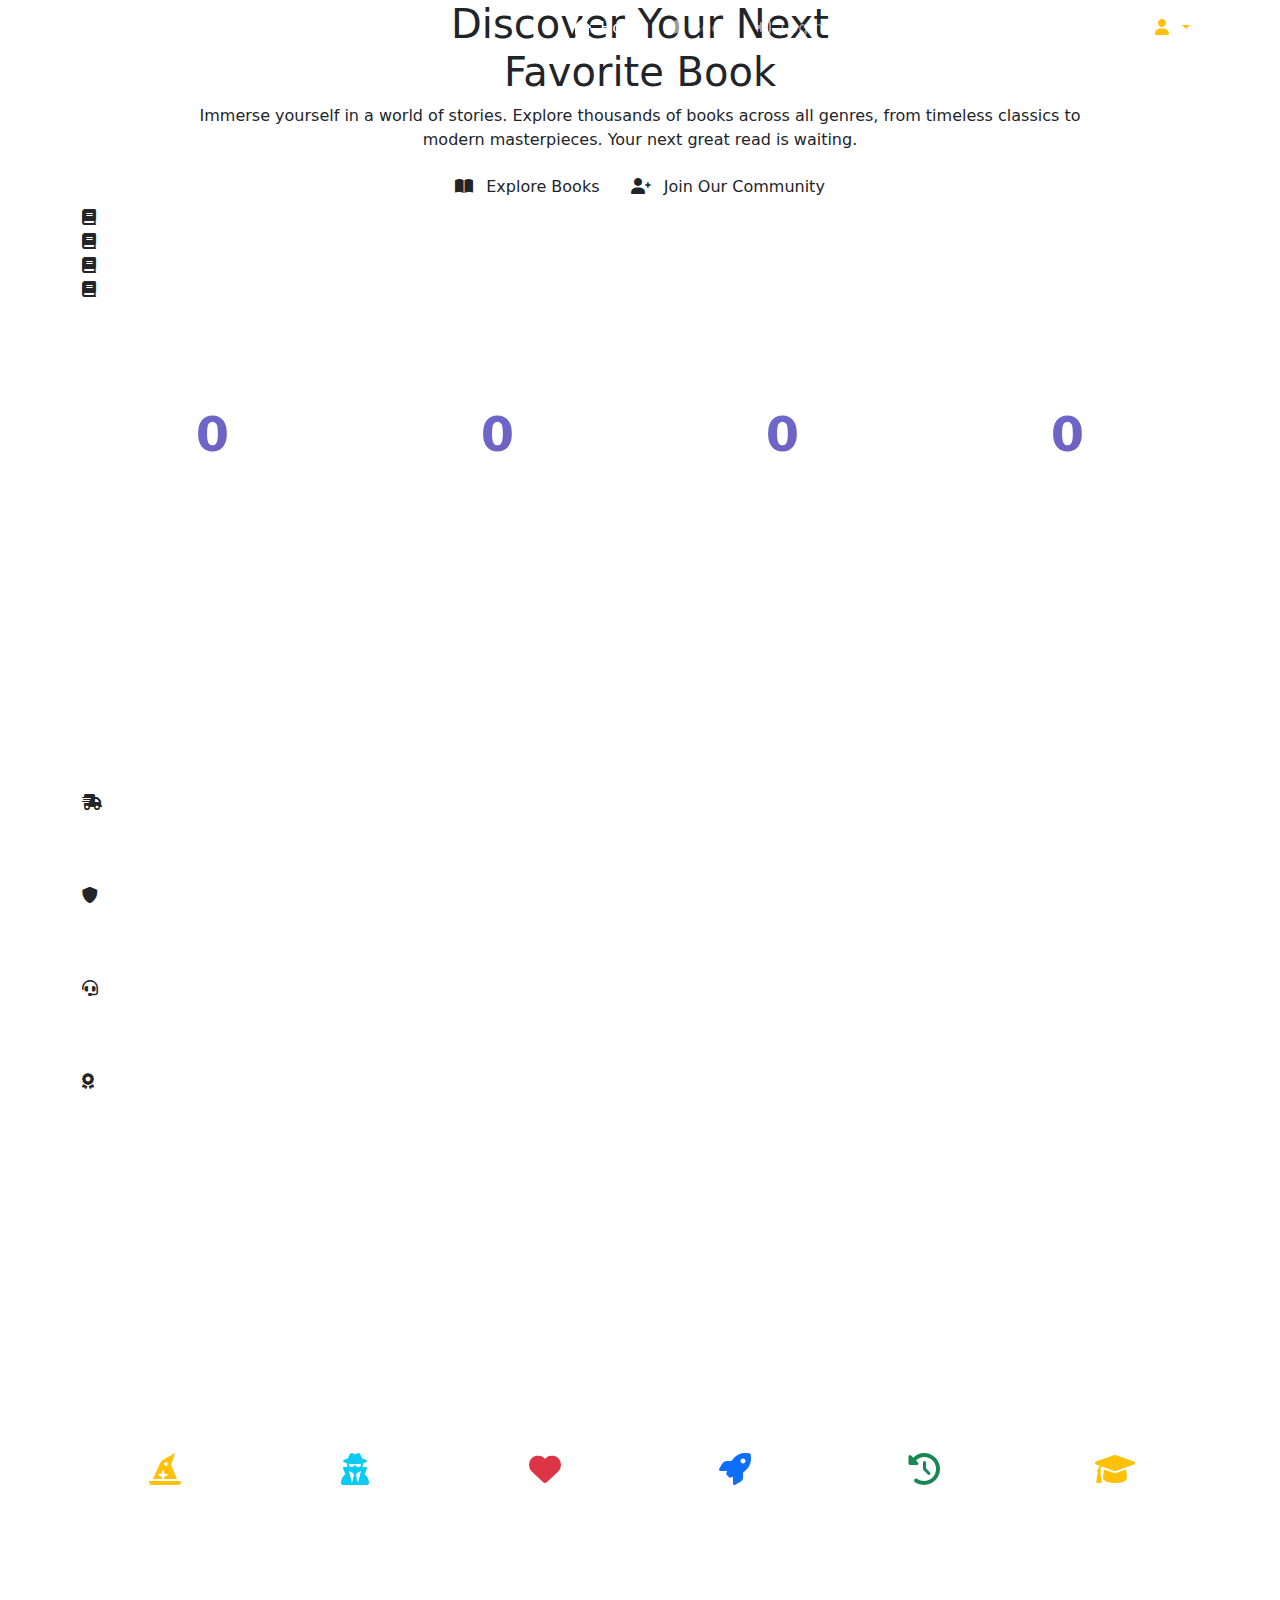
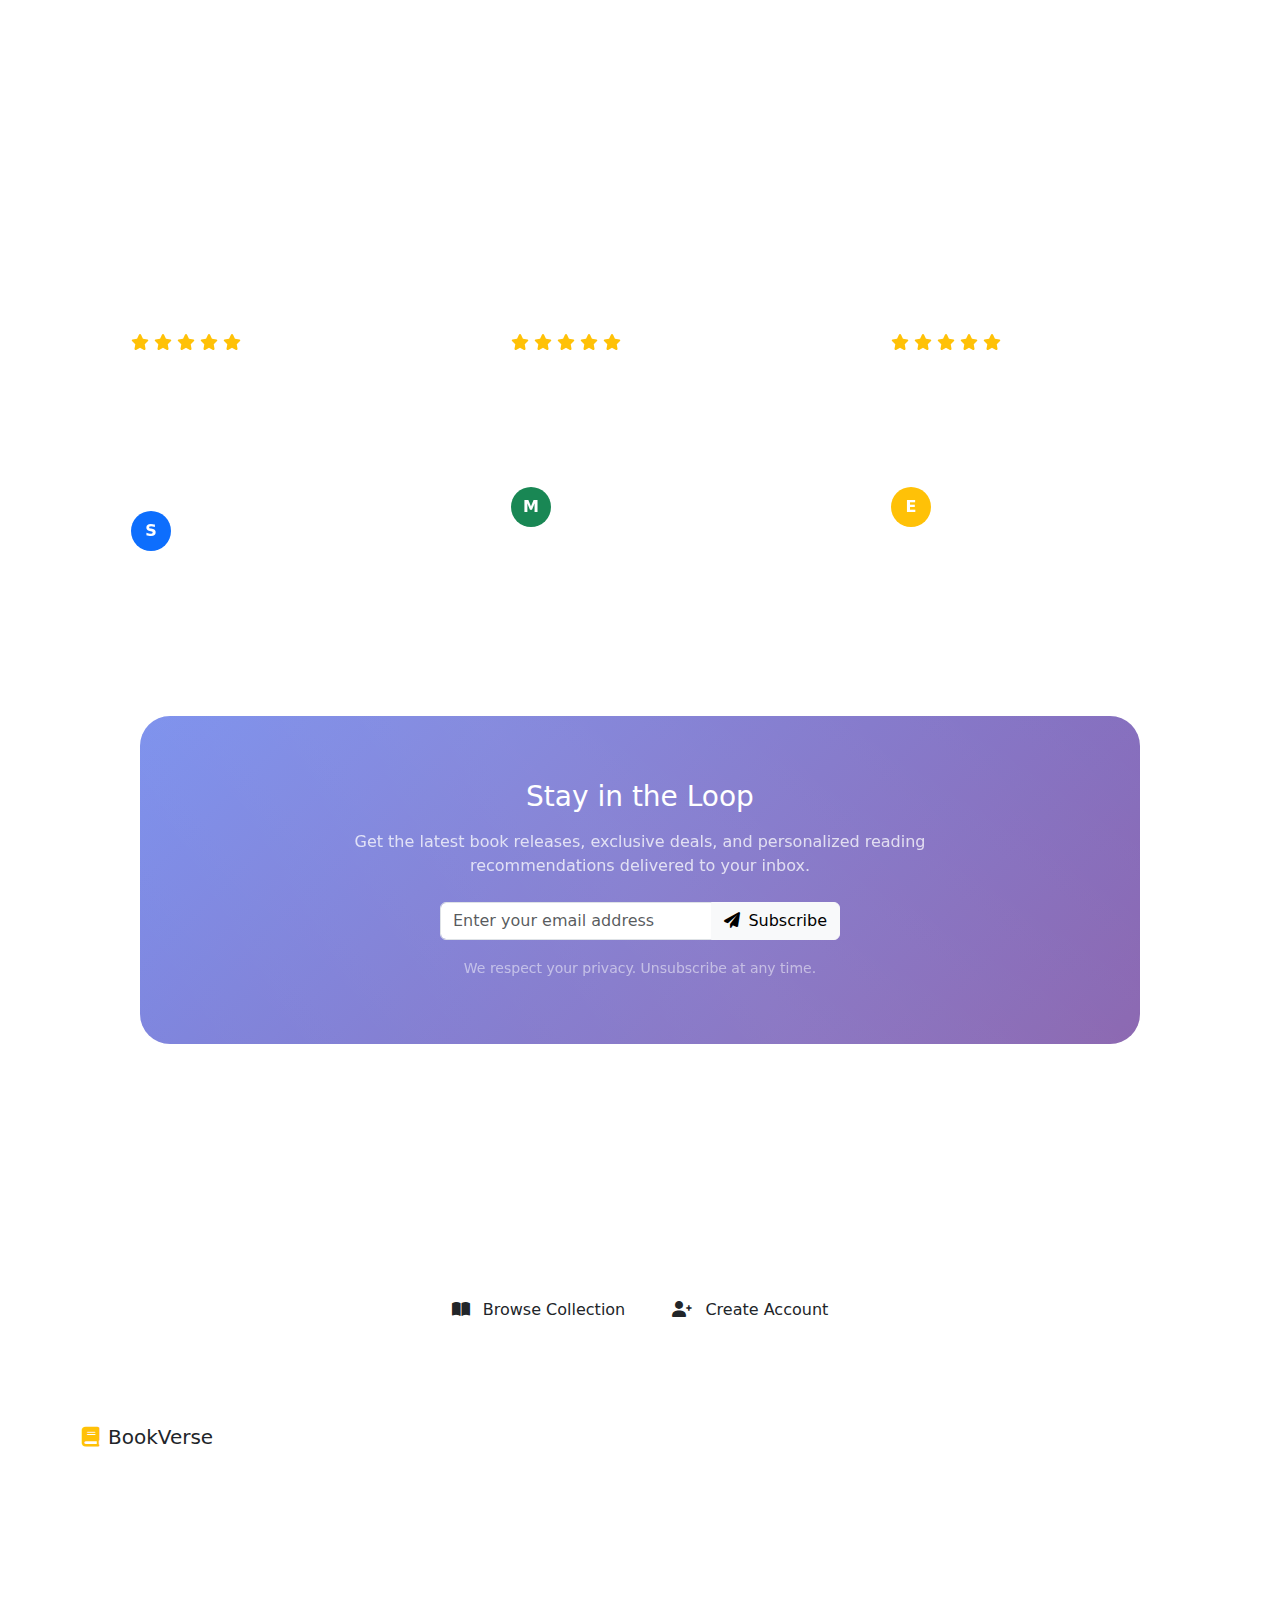
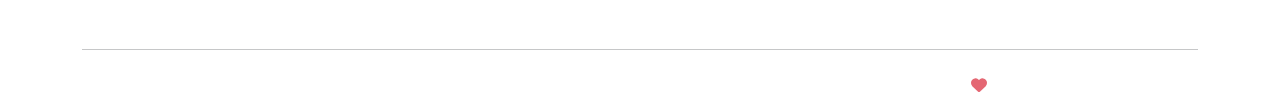
<file: target/classes/templates/index.html>
<!DOCTYPE html>
<html xmlns:th="http://www.thymeleaf.org"
      xmlns:sec="http://www.thymeleaf.org/thymeleaf-extras-springsecurity6">
<head>
    <meta charset="UTF-8">
    <meta name="viewport" content="width=device-width, initial-scale=1.0">
    <title>Online Book Store - Discover Your Next Favorite Book</title>
    <link href="https://cdn.jsdelivr.net/npm/bootstrap@5.1.3/dist/css/bootstrap.min.css" rel="stylesheet">
    <link href="https://cdnjs.cloudflare.com/ajax/libs/font-awesome/6.0.0/css/all.min.css" rel="stylesheet">
    <link href="https://fonts.googleapis.com/css2?family=Inter:wght@300;400;500;600;700;800&display=swap" rel="stylesheet">
    <link th:href="@{/css/style.css}" rel="stylesheet">
    <style>
        .stats-counter {
            font-size: 3rem;
            font-weight: 800;
            background: linear-gradient(135deg, #667eea 0%, #764ba2 100%);
            -webkit-background-clip: text;
            -webkit-text-fill-color: transparent;
            background-clip: text;
        }
        .testimonial-card {
            background: rgba(255, 255, 255, 0.1);
            backdrop-filter: blur(20px);
            border: 1px solid rgba(255, 255, 255, 0.2);
            border-radius: 20px;
            padding: 2rem;
            margin: 1rem;
            transition: all 0.4s cubic-bezier(0.25, 0.46, 0.45, 0.94);
        }
        .testimonial-card:hover {
            transform: translateY(-10px) scale(1.02);
            background: rgba(255, 255, 255, 0.15);
        }
        .category-card {
            background: rgba(255, 255, 255, 0.1);
            backdrop-filter: blur(10px);
            border: 1px solid rgba(255, 255, 255, 0.2);
            border-radius: 15px;
            padding: 2rem 1rem;
            text-align: center;
            transition: all 0.4s cubic-bezier(0.25, 0.46, 0.45, 0.94);
            cursor: pointer;
        }
        .category-card:hover {
            transform: translateY(-8px) scale(1.05);
            background: rgba(255, 255, 255, 0.2);
        }
        .newsletter-section {
            background: linear-gradient(135deg, rgba(102, 126, 234, 0.9) 0%, rgba(118, 75, 162, 0.9) 100%);
            border-radius: 30px;
            padding: 4rem 2rem;
            margin: 4rem auto;
            max-width: 1000px;
            position: relative;
            overflow: hidden;
        }
        .newsletter-section::before {
            content: '';
            position: absolute;
            top: -50%;
            left: -50%;
            width: 200%;
            height: 200%;
            background: linear-gradient(45deg, transparent, rgba(255,255,255,0.1), transparent);
            animation: shine 6s ease-in-out infinite;
        }
    </style>
</head>
<body class="home-page">
    <!-- Enhanced Navigation -->
    <nav class="navbar navbar-expand-lg navbar-dark fixed-top">
        <div class="container">
            <a class="navbar-brand" th:href="@{/}">
                <i class="fas fa-book me-2"></i>BookVerse
            </a>
            
            <button class="navbar-toggler" type="button" data-bs-toggle="collapse" data-bs-target="#navbarNav">
                <span class="navbar-toggler-icon"></span>
            </button>
            
            <div class="collapse navbar-collapse" id="navbarNav">
                <ul class="navbar-nav ms-auto">
                    <li class="nav-item">
                        <a class="nav-link active" th:href="@{/}">
                            <i class="fas fa-home me-1"></i> Home
                        </a>
                    </li>
                    <li class="nav-item">
                        <a class="nav-link" th:href="@{/books}">
                            <i class="fas fa-book-open me-1"></i> Books
                        </a>
                    </li>
                    
                    <div sec:authorize="!isAuthenticated()" class="d-flex">
                        <li class="nav-item">
                            <a class="nav-link" th:href="@{/login}">
                                <i class="fas fa-sign-in-alt me-1"></i> Login
                            </a>
                        </li>
                        <li class="nav-item">
                            <a class="nav-link" th:href="@{/register}">
                                <i class="fas fa-user-plus me-1"></i> Register
                            </a>
                        </li>
                    </div>
                    
                    <div sec:authorize="isAuthenticated()" class="d-flex">
                        <li class="nav-item">
                            <a class="nav-link" th:href="@{/user/dashboard}">
                                <i class="fas fa-tachometer-alt me-1"></i> Dashboard
                            </a>
                        </li>
                        <li class="nav-item">
                            <a class="nav-link" th:href="@{/cart}">
                                <i class="fas fa-shopping-cart me-1"></i> Cart
                            </a>
                        </li>
                        <li class="nav-item dropdown">
                            <a class="nav-link dropdown-toggle text-warning" href="#" id="navbarDropdown" role="button" data-bs-toggle="dropdown">
                                <i class="fas fa-user me-1"></i> 
                                <span sec:authentication="name"></span>
                            </a>
                            <ul class="dropdown-menu">
                                <li><a class="dropdown-item" th:href="@{/user/profile}">
                                    <i class="fas fa-user-cog me-2"></i> My Profile
                                </a></li>
                                <li><hr class="dropdown-divider"></li>
                                <li><a class="dropdown-item" th:href="@{/logout}">
                                    <i class="fas fa-sign-out-alt me-2"></i> Logout
                                </a></li>
                            </ul>
                        </li>
                    </div>
                </ul>
            </div>
        </div>
    </nav>

    <!-- Enhanced Hero Section -->
    <section class="hero-section">
        <div class="container">
            <div class="row justify-content-center">
                <div class="col-lg-10 text-center">
                    <div class="hero-content">
                        <h1 class="hero-title fade-in">
                            Discover Your Next<br>Favorite Book
                        </h1>
                        <p class="hero-subtitle fade-in">
                            Immerse yourself in a world of stories. Explore thousands of books across all genres, 
                            from timeless classics to modern masterpieces. Your next great read is waiting.
                        </p>
                        
                        <div class="hero-buttons fade-in">
                            <a th:href="@{/books}" class="btn btn-hero btn-hero-primary">
                                <i class="fas fa-book-open me-2"></i> Explore Books
                            </a>
                            <a th:href="@{/register}" class="btn btn-hero btn-hero-outline" sec:authorize="!isAuthenticated()">
                                <i class="fas fa-user-plus me-2"></i> Join Our Community
                            </a>
                        </div>
                    </div>
                </div>
            </div>
            
            <!-- Floating Books Animation -->
            <div class="floating-books">
                <div class="book book-1">
                    <i class="fas fa-book"></i>
                </div>
                <div class="book book-2">
                    <i class="fas fa-book"></i>
                </div>
                <div class="book book-3">
                    <i class="fas fa-book"></i>
                </div>
                <div class="book book-4">
                    <i class="fas fa-book"></i>
                </div>
            </div>
        </div>
    </section>

    <!-- Stats Section -->
    <section class="container my-5 py-5">
        <div class="row text-center fade-in">
            <div class="col-md-3 col-6 mb-4">
                <div class="stats-counter" data-count="10000">0</div>
                <p class="text-white">Books Available</p>
            </div>
            <div class="col-md-3 col-6 mb-4">
                <div class="stats-counter" data-count="5000">0</div>
                <p class="text-white">Happy Readers</p>
            </div>
            <div class="col-md-3 col-6 mb-4">
                <div class="stats-counter" data-count="100">0</div>
                <p class="text-white">Categories</p>
            </div>
            <div class="col-md-3 col-6 mb-4">
                <div class="stats-counter" data-count="24">0</div>
                <p class="text-white">Hours Support</p>
            </div>
        </div>
    </section>

    <!-- Features Section -->
    <section class="container">
        <div class="features-section fade-in">
            <div class="text-center mb-5">
                <h2 class="display-4 fw-bold text-white mb-3">Why Choose BookVerse?</h2>
                <p class="lead text-white opacity-75">Experience reading like never before with our premium features</p>
            </div>
            
            <div class="feature-grid">
                <div class="feature-card fade-in">
                    <div class="feature-icon">
                        <i class="fas fa-shipping-fast"></i>
                    </div>
                    <h4 class="text-white mb-3">Free Shipping</h4>
                    <p class="text-white opacity-75 mb-0">Free delivery worldwide on all orders over $25. Fast and reliable shipping to your doorstep.</p>
                </div>
                
                <div class="feature-card fade-in">
                    <div class="feature-icon">
                        <i class="fas fa-shield-alt"></i>
                    </div>
                    <h4 class="text-white mb-3">Secure Payment</h4>
                    <p class="text-white opacity-75 mb-0">Your payment information is safe with us. We use industry-standard encryption technology.</p>
                </div>
                
                <div class="feature-card fade-in">
                    <div class="feature-icon">
                        <i class="fas fa-headset"></i>
                    </div>
                    <h4 class="text-white mb-3">24/7 Support</h4>
                    <p class="text-white opacity-75 mb-0">Round-the-clock customer support. Our dedicated team is always here to help you.</p>
                </div>
                
                <div class="feature-card fade-in">
                    <div class="feature-icon">
                        <i class="fas fa-award"></i>
                    </div>
                    <h4 class="text-white mb-3">Quality Guarantee</h4>
                    <p class="text-white opacity-75 mb-0">All books are carefully selected and guaranteed to be in perfect condition upon delivery.</p>
                </div>
            </div>
        </div>
    </section>

    <!-- Categories Section -->
    <section class="container my-5 py-5">
        <div class="text-center mb-5 fade-in">
            <h2 class="display-4 fw-bold text-white mb-3">Explore by Category</h2>
            <p class="lead text-white opacity-75">Discover books that match your interests and preferences</p>
        </div>
        
        <div class="row justify-content-center">
            <div class="col-lg-2 col-md-4 col-6 mb-4">
                <div class="category-card">
                    <i class="fas fa-hat-wizard fa-2x text-warning mb-3"></i>
                    <h6 class="text-white mb-0">Fantasy</h6>
                </div>
            </div>
            <div class="col-lg-2 col-md-4 col-6 mb-4">
                <div class="category-card">
                    <i class="fas fa-user-secret fa-2x text-info mb-3"></i>
                    <h6 class="text-white mb-0">Mystery</h6>
                </div>
            </div>
            <div class="col-lg-2 col-md-4 col-6 mb-4">
                <div class="category-card">
                    <i class="fas fa-heart fa-2x text-danger mb-3"></i>
                    <h6 class="text-white mb-0">Romance</h6>
                </div>
            </div>
            <div class="col-lg-2 col-md-4 col-6 mb-4">
                <div class="category-card">
                    <i class="fas fa-rocket fa-2x text-primary mb-3"></i>
                    <h6 class="text-white mb-0">Sci-Fi</h6>
                </div>
            </div>
            <div class="col-lg-2 col-md-4 col-6 mb-4">
                <div class="category-card">
                    <i class="fas fa-history fa-2x text-success mb-3"></i>
                    <h6 class="text-white mb-0">History</h6>
                </div>
            </div>
            <div class="col-lg-2 col-md-4 col-6 mb-4">
                <div class="category-card">
                    <i class="fas fa-graduation-cap fa-2x text-warning mb-3"></i>
                    <h6 class="text-white mb-0">Education</h6>
                </div>
            </div>
        </div>
    </section>

    <!-- Testimonials Section -->
    <section class="container my-5 py-5">
        <div class="text-center mb-5 fade-in">
            <h2 class="display-4 fw-bold text-white mb-3">What Readers Say</h2>
            <p class="lead text-white opacity-75">Join thousands of satisfied book lovers in our community</p>
        </div>
        
        <div class="row justify-content-center">
            <div class="col-lg-4 col-md-6">
                <div class="testimonial-card fade-in">
                    <div class="text-warning mb-3">
                        <i class="fas fa-star"></i>
                        <i class="fas fa-star"></i>
                        <i class="fas fa-star"></i>
                        <i class="fas fa-star"></i>
                        <i class="fas fa-star"></i>
                    </div>
                    <p class="text-white mb-3">"BookVerse has completely transformed my reading experience. The collection is incredible and the delivery is always prompt!"</p>
                    <div class="d-flex align-items-center">
                        <div class="bg-primary rounded-circle d-flex align-items-center justify-content-center me-3" style="width: 40px; height: 40px;">
                            <span class="text-white fw-bold">S</span>
                        </div>
                        <div>
                            <strong class="text-white">Sarah Johnson</strong>
                            <p class="text-white opacity-75 mb-0">Book Blogger</p>
                        </div>
                    </div>
                </div>
            </div>
            <div class="col-lg-4 col-md-6">
                <div class="testimonial-card fade-in">
                    <div class="text-warning mb-3">
                        <i class="fas fa-star"></i>
                        <i class="fas fa-star"></i>
                        <i class="fas fa-star"></i>
                        <i class="fas fa-star"></i>
                        <i class="fas fa-star"></i>
                    </div>
                    <p class="text-white mb-3">"Excellent customer service and the book recommendations are always spot on! Found my new favorite authors here."</p>
                    <div class="d-flex align-items-center">
                        <div class="bg-success rounded-circle d-flex align-items-center justify-content-center me-3" style="width: 40px; height: 40px;">
                            <span class="text-white fw-bold">M</span>
                        </div>
                        <div>
                            <strong class="text-white">Mike Chen</strong>
                            <p class="text-white opacity-75 mb-0">Literature Professor</p>
                        </div>
                    </div>
                </div>
            </div>
            <div class="col-lg-4 col-md-6">
                <div class="testimonial-card fade-in">
                    <div class="text-warning mb-3">
                        <i class="fas fa-star"></i>
                        <i class="fas fa-star"></i>
                        <i class="fas fa-star"></i>
                        <i class="fas fa-star"></i>
                        <i class="fas fa-star"></i>
                    </div>
                    <p class="text-white mb-3">"I found rare books here that I couldn't find anywhere else. The quality is exceptional and the prices are reasonable."</p>
                    <div class="d-flex align-items-center">
                        <div class="bg-warning rounded-circle d-flex align-items-center justify-content-center me-3" style="width: 40px; height: 40px;">
                            <span class="text-white fw-bold">E</span>
                        </div>
                        <div>
                            <strong class="text-white">Emma Davis</strong>
                            <p class="text-white opacity-75 mb-0">Avid Reader</p>
                        </div>
                    </div>
                </div>
            </div>
        </div>
    </section>

    <!-- Newsletter Section -->
    <section class="container">
        <div class="newsletter-section fade-in">
            <div class="row justify-content-center text-center">
                <div class="col-lg-8">
                    <h3 class="text-white mb-3">Stay in the Loop</h3>
                    <p class="text-white opacity-75 mb-4">Get the latest book releases, exclusive deals, and personalized reading recommendations delivered to your inbox.</p>
                    
                    <div class="input-group mb-3" style="max-width: 400px; margin: 0 auto;">
                        <input type="email" class="form-control" placeholder="Enter your email address" aria-label="Email">
                        <button class="btn btn-light" type="button">
                            <i class="fas fa-paper-plane me-2"></i>Subscribe
                        </button>
                    </div>
                    <small class="text-white opacity-50">We respect your privacy. Unsubscribe at any time.</small>
                </div>
            </div>
        </div>
    </section>

    <!-- Final CTA Section -->
    <section class="container my-5 py-5 text-center">
        <div class="fade-in">
            <h2 class="display-5 fw-bold text-white mb-4">Ready to Start Your Reading Journey?</h2>
            <p class="lead text-white opacity-75 mb-4">Join thousands of readers who have discovered their next favorite book with us</p>
            <div class="hero-buttons">
                <a th:href="@{/books}" class="btn btn-hero btn-hero-primary me-3">
                    <i class="fas fa-book-open me-2"></i> Browse Collection
                </a>
                <a th:href="@{/register}" class="btn btn-hero btn-hero-outline" sec:authorize="!isAuthenticated()">
                    <i class="fas fa-user-plus me-2"></i> Create Account
                </a>
            </div>
        </div>
    </section>

    <!-- Enhanced Footer -->
    <footer>
        <div class="container">
            <div class="row">
                <div class="col-lg-4 mb-4">
                    <h5 class="mb-3">
                        <i class="fas fa-book me-2 text-warning"></i>BookVerse
                    </h5>
                    <p class="text-white opacity-75">Your trusted partner in discovering amazing books and building your personal library. We're passionate about connecting readers with stories that inspire.</p>
                    <div class="d-flex gap-3">
                        <a href="#" class="text-white opacity-75"><i class="fab fa-facebook fa-lg"></i></a>
                        <a href="#" class="text-white opacity-75"><i class="fab fa-twitter fa-lg"></i></a>
                        <a href="#" class="text-white opacity-75"><i class="fab fa-instagram fa-lg"></i></a>
                        <a href="#" class="text-white opacity-75"><i class="fab fa-linkedin fa-lg"></i></a>
                    </div>
                </div>
                <div class="col-lg-2 col-6 mb-4">
                    <h6 class="text-white mb-3">Quick Links</h6>
                    <ul class="list-unstyled">
                        <li><a th:href="@{/}" class="text-white opacity-75 text-decoration-none">Home</a></li>
                        <li><a th:href="@{/books}" class="text-white opacity-75 text-decoration-none">Books</a></li>
                        <li><a th:href="@{/register}" class="text-white opacity-75 text-decoration-none">Register</a></li>
                        <li><a th:href="@{/login}" class="text-white opacity-75 text-decoration-none">Login</a></li>
                    </ul>
                </div>
                <div class="col-lg-2 col-6 mb-4">
                    <h6 class="text-white mb-3">Support</h6>
                    <ul class="list-unstyled">
                        <li><a href="#" class="text-white opacity-75 text-decoration-none">Help Center</a></li>
                        <li><a href="#" class="text-white opacity-75 text-decoration-none">Shipping Info</a></li>
                        <li><a href="#" class="text-white opacity-75 text-decoration-none">Returns</a></li>
                        <li><a href="#" class="text-white opacity-75 text-decoration-none">Contact Us</a></li>
                    </ul>
                </div>
                <div class="col-lg-4 mb-4">
                    <h6 class="text-white mb-3">Contact Info</h6>
                    <ul class="list-unstyled text-white opacity-75">
                        <li class="mb-2">
                            <i class="fas fa-map-marker-alt me-2"></i>123 Book Street, Reading City
                        </li>
                        <li class="mb-2">
                            <i class="fas fa-phone me-2"></i>+1 (555) 123-4567
                        </li>
                        <li class="mb-2">
                            <i class="fas fa-envelope me-2"></i>support@bookverse.com
                        </li>
                    </ul>
                </div>
            </div>
            <hr class="my-4 bg-white opacity-25">
            <div class="row align-items-center">
                <div class="col-md-6 text-center text-md-start">
                    <p class="mb-0 text-white opacity-75">&copy; 2024 BookVerse. All rights reserved.</p>
                </div>
                <div class="col-md-6 text-center text-md-end">
                    <p class="mb-0 text-white opacity-75">Made with <i class="fas fa-heart text-danger"></i> for book lovers worldwide</p>
                </div>
            </div>
        </div>
    </footer>

    <script src="https://cdn.jsdelivr.net/npm/bootstrap@5.1.3/dist/js/bootstrap.bundle.min.js"></script>
    <script th:src="@{/js/script.js}"></script>
    <script>
        // Animate counters when they come into view
        const observer = new IntersectionObserver((entries) => {
            entries.forEach(entry => {
                if (entry.isIntersecting) {
                    const counter = entry.target;
                    const target = parseInt(counter.getAttribute('data-count'));
                    BookStore.animateCounter(counter, target);
                    observer.unobserve(counter);
                }
            });
        }, { threshold: 0.5 });

        document.querySelectorAll('.stats-counter').forEach(counter => {
            observer.observe(counter);
        });
    </script>
</body>
</html>
</file>
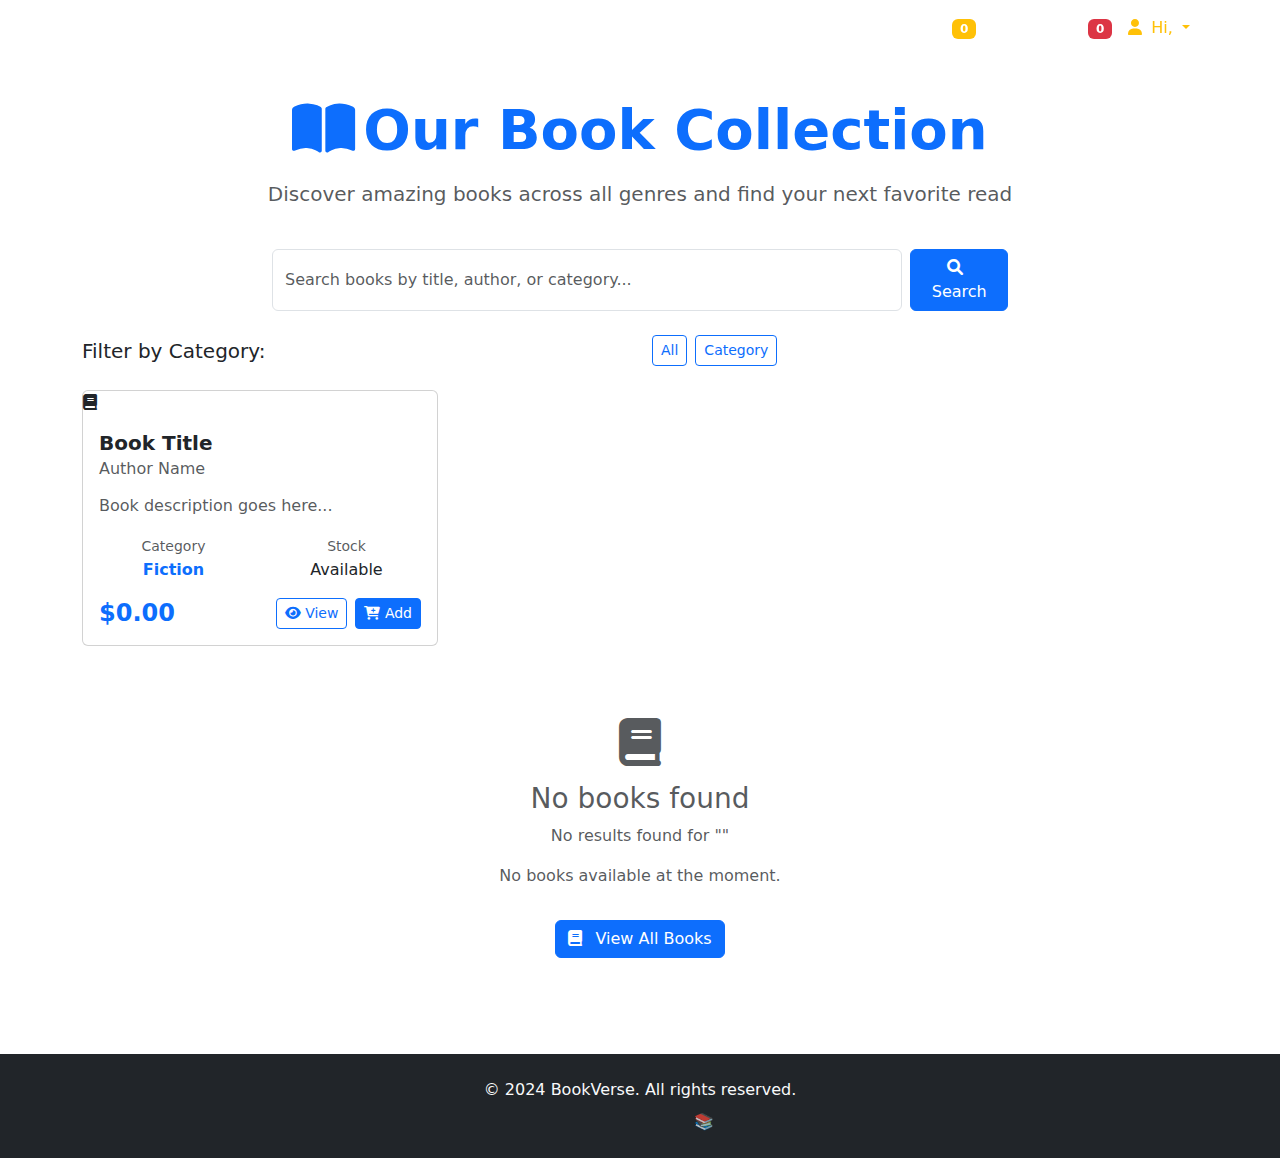
<file: target/classes/templates/books.html>
<!DOCTYPE html>
<html xmlns:th="http://www.thymeleaf.org">
<head>
    <meta charset="UTF-8">
    <meta name="viewport" content="width=device-width, initial-scale=1.0">
    <title>Book Collection - BookVerse</title>
    <link href="https://cdn.jsdelivr.net/npm/bootstrap@5.1.3/dist/css/bootstrap.min.css" rel="stylesheet">
    <link href="https://cdnjs.cloudflare.com/ajax/libs/font-awesome/6.0.0/css/all.min.css" rel="stylesheet">
    <link th:href="@{/css/style.css}" rel="stylesheet">
</head>
<body class="books-page">
    <!-- Enhanced Navigation -->
    <nav class="navbar navbar-expand-lg navbar-dark fixed-top">
        <div class="container">
            <a class="navbar-brand" th:href="@{/}">
                <i class="fas fa-book me-2"></i>BookVerse
            </a>
            
            <button class="navbar-toggler" type="button" data-bs-toggle="collapse" data-bs-target="#navbarNav">
                <span class="navbar-toggler-icon"></span>
            </button>
            
            <div class="collapse navbar-collapse" id="navbarNav">
                <ul class="navbar-nav ms-auto">
                    <li class="nav-item">
                        <a class="nav-link" th:href="@{/}">
                            <i class="fas fa-home me-1"></i> Home
                        </a>
                    </li>
                    <li class="nav-item">
                        <a class="nav-link active" th:href="@{/books}">
                            <i class="fas fa-book-open me-1"></i> Books
                        </a>
                    </li>
                    <li class="nav-item">
                        <a class="nav-link" th:href="@{/cart}">
                            <i class="fas fa-shopping-cart me-1"></i> Cart
                            <span class="badge bg-warning ms-1" th:text="${cartItemCount}" th:if="${cartItemCount > 0}">0</span>
                        </a>
                    </li>
                    <li class="nav-item">
                        <a class="nav-link" th:href="@{/wishlist}">
                            <i class="fas fa-heart me-1"></i> Wishlist
                            <span class="badge bg-danger ms-1" th:text="${wishlistCount}" th:if="${wishlistCount > 0}">0</span>
                        </a>
                    </li>
                    <li class="nav-item dropdown">
                        <a class="nav-link dropdown-toggle text-warning" href="#" id="navbarDropdown" role="button" data-bs-toggle="dropdown">
                            <i class="fas fa-user me-1"></i> Hi, <span sec:authentication="name"></span>
                        </a>
                        <ul class="dropdown-menu">
                            <li><a class="dropdown-item" th:href="@{/user/dashboard}">
                                <i class="fas fa-tachometer-alt me-2"></i>Dashboard
                            </a></li>
                            <li><a class="dropdown-item" th:href="@{/user/profile}">
                                <i class="fas fa-user-cog me-2"></i>My Profile
                            </a></li>
                            <li><a class="dropdown-item" th:href="@{/orders}">
                                <i class="fas fa-receipt me-2"></i>My Orders
                            </a></li>
                            <li><hr class="dropdown-divider"></li>
                            <li><a class="dropdown-item" th:href="@{/logout}">
                                <i class="fas fa-sign-out-alt me-2"></i>Logout
                            </a></li>
                        </ul>
                    </li>
                </ul>
            </div>
        </div>
    </nav>

    <div class="container mt-5 pt-5">
        <!-- Enhanced Page Header -->
        <div class="row mb-4 fade-in">
            <div class="col-12">
                <div class="content-container text-center">
                    <h1 class="display-4 fw-bold text-primary mb-3">
                        <i class="fas fa-book-open me-2"></i>Our Book Collection
                    </h1>
                    <p class="lead text-muted">Discover amazing books across all genres and find your next favorite read</p>
                </div>
            </div>
        </div>

        <!-- Enhanced Search Bar -->
        <div class="row mb-4 fade-in">
            <div class="col-md-8 mx-auto">
                <div class="content-container">
                    <form th:action="@{/books}" method="get" class="d-flex">
                        <input type="text" name="search" class="form-control me-2" 
                               th:value="${search}" placeholder="Search books by title, author, or category...">
                        <button type="submit" class="btn btn-primary">
                            <i class="fas fa-search me-2"></i> Search
                        </button>
                    </form>
                </div>
            </div>
        </div>

        <!-- Filters Section -->
        <div class="row mb-4 fade-in">
            <div class="col-12">
                <div class="content-container">
                    <div class="row align-items-center">
                        <div class="col-md-6">
                            <h5 class="mb-0">Filter by Category:</h5>
                        </div>
                        <div class="col-md-6">
                            <div class="d-flex flex-wrap gap-2">
                                <a th:href="@{/books}" class="btn btn-outline-primary btn-sm">All</a>
                                <th:block th:each="cat : ${categories}">
                                    <a th:href="@{/books(category=${cat})}" 
                                       class="btn btn-outline-primary btn-sm" th:text="${cat}">Category</a>
                                </th:block>
                            </div>
                        </div>
                    </div>
                </div>
            </div>
        </div>

        <!-- Books Grid -->
        <div class="row" th:if="${!books.empty}">
            <div th:each="book : ${books}" class="col-lg-4 col-md-6 mb-4 fade-in">
                <div class="card book-card h-100">
                    <div class="book-image">
                        <i class="fas fa-book"></i>
                    </div>
                    <div class="card-body d-flex flex-column">
                        <h5 class="card-title fw-bold text-dark mb-2" th:text="${book.title}">Book Title</h5>
                        <h6 class="card-subtitle text-muted mb-3" th:text="${book.author}">Author Name</h6>
                        
                        <p class="card-text flex-grow-1 text-muted" 
                           th:text="${book.description?.length() > 120 ? book.description.substring(0, 120) + '...' : book.description}">
                            Book description goes here...
                        </p>

                        <div class="book-meta mb-3">
                            <div class="row text-center">
                                <div class="col-6">
                                    <small class="text-muted">Category</small>
                                    <div class="fw-bold text-primary" th:text="${book.category ?: 'General'}">Fiction</div>
                                </div>
                                <div class="col-6">
                                    <small class="text-muted">Stock</small>
                                    <div th:class="${book.stockQuantity > 0 ? 'fw-bold text-success' : 'fw-bold text-danger'}" 
                                         th:text="${book.stockQuantity > 0 ? 'In Stock' : 'Out of Stock'}">
                                        Available
                                    </div>
                                </div>
                            </div>
                        </div>

                        <div class="mt-auto">
                            <div class="d-flex justify-content-between align-items-center">
                                <span class="h4 text-primary mb-0 fw-bold" th:text="'$' + ${book.price}">$0.00</span>
                                <div class="d-flex gap-2">
                                    <a th:href="@{/books/{id}(id=${book.id})}" class="btn btn-outline-primary btn-sm">
                                        <i class="fas fa-eye"></i> View
                                    </a>
                                    <form th:action="@{/cart/add}" method="post" class="d-inline">
                                        <input type="hidden" name="bookId" th:value="${book.id}">
                                        <button type="submit" class="btn btn-primary btn-sm" 
                                                th:disabled="${book.stockQuantity <= 0}">
                                            <i class="fas fa-cart-plus"></i> Add
                                        </button>
                                    </form>
                                </div>
                            </div>
                        </div>
                    </div>
                </div>
            </div>
        </div>

        <!-- No Results Message -->
        <div th:if="${books.empty}" class="text-center py-5 fade-in">
            <div class="content-container">
                <i class="fas fa-book fa-3x text-muted mb-3"></i>
                <h3 class="text-muted">No books found</h3>
                <p th:if="${search}" class="text-muted">No results found for "<span th:text="${search}"></span>"</p>
                <p th:unless="${search}" class="text-muted">No books available at the moment.</p>
                <a th:href="@{/books}" class="btn btn-primary mt-3">
                    <i class="fas fa-book me-2"></i> View All Books
                </a>
            </div>
        </div>
    </div>

    <footer class="bg-dark text-light mt-5 py-4">
        <div class="container text-center">
            <p class="mb-2">&copy; 2024 BookVerse. All rights reserved.</p>
            <p class="mb-0 text-muted">Happy reading! 📚</p>
        </div>
    </footer>

    <script src="https://cdn.jsdelivr.net/npm/bootstrap@5.1.3/dist/js/bootstrap.bundle.min.js"></script>
    <script th:src="@{/js/script.js}"></script>
</body>
</html>
</file>
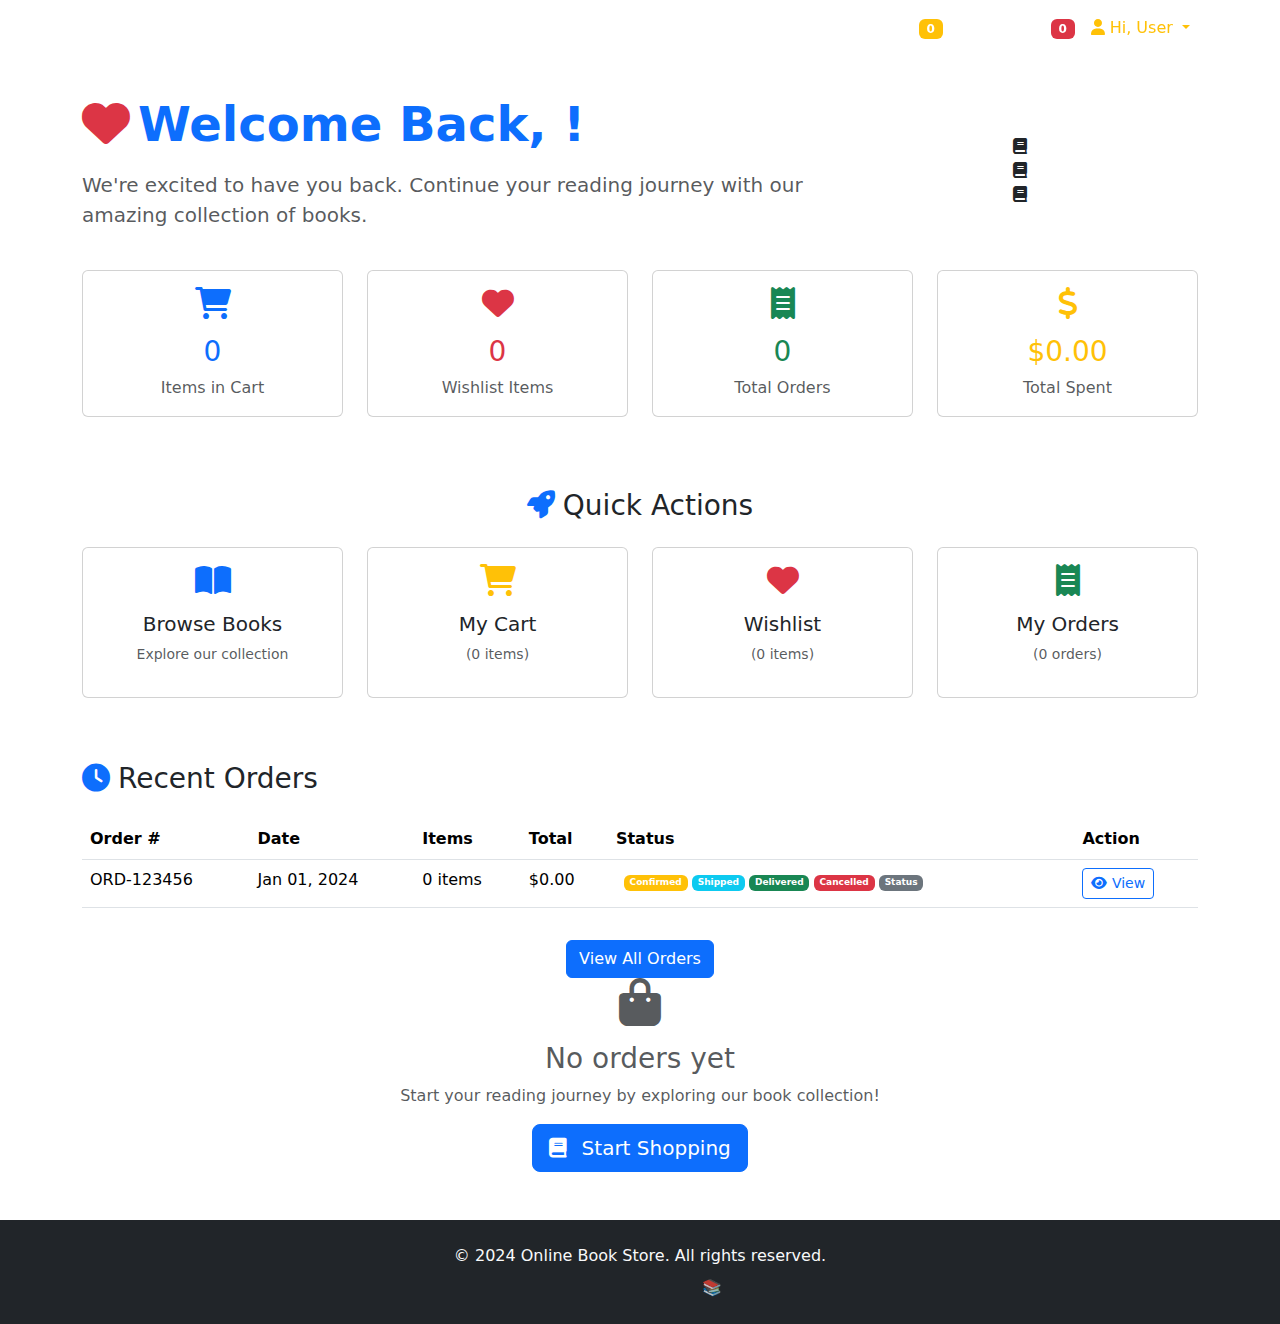
<file: target/classes/templates/user-dashboard.html>
<!DOCTYPE html>
<html xmlns:th="http://www.thymeleaf.org">
<head>
    <meta charset="UTF-8">
    <meta name="viewport" content="width=device-width, initial-scale=1.0">
    <title>Dashboard - Online Book Store</title>
    <link href="https://cdn.jsdelivr.net/npm/bootstrap@5.1.3/dist/css/bootstrap.min.css" rel="stylesheet">
    <link href="https://cdnjs.cloudflare.com/ajax/libs/font-awesome/6.0.0/css/all.min.css" rel="stylesheet">
    <link th:href="@{/css/style.css}" rel="stylesheet">
</head>
<body class="books-page">
    <!-- Navigation -->
    <nav class="navbar navbar-expand-lg navbar-dark fixed-top">
        <div class="container">
            <a class="navbar-brand" th:href="@{/user/dashboard}">
                <i class="fas fa-book"></i> Online Book Store
            </a>
            
            <button class="navbar-toggler" type="button" data-bs-toggle="collapse" data-bs-target="#navbarNav">
                <span class="navbar-toggler-icon"></span>
            </button>
            
            <div class="collapse navbar-collapse" id="navbarNav">
                <ul class="navbar-nav ms-auto">
                    <li class="nav-item">
                        <a class="nav-link active" th:href="@{/user/dashboard}">
                            <i class="fas fa-home"></i> Home
                        </a>
                    </li>
                    <li class="nav-item">
                        <a class="nav-link" th:href="@{/books}">
                            <i class="fas fa-book-open"></i> Books
                        </a>
                    </li>
                    <li class="nav-item">
                        <a class="nav-link" th:href="@{/cart}">
                            <i class="fas fa-shopping-cart"></i> Cart
                            <span class="badge bg-warning ms-1" th:text="${cartItemCount}" th:if="${cartItemCount > 0}">0</span>
                        </a>
                    </li>
                    <li class="nav-item">
                        <a class="nav-link" th:href="@{/wishlist}">
                            <i class="fas fa-heart"></i> Wishlist
                            <span class="badge bg-danger ms-1" th:text="${wishlistCount}" th:if="${wishlistCount > 0}">0</span>
                        </a>
                    </li>
                    <li class="nav-item dropdown">
                        <a class="nav-link dropdown-toggle text-warning" href="#" id="navbarDropdown" role="button" data-bs-toggle="dropdown">
                            <i class="fas fa-user"></i> Hi, <span th:text="${currentUser.username}">User</span>
                        </a>
                        <ul class="dropdown-menu">
                            <li><a class="dropdown-item active" th:href="@{/user/dashboard}">
                                <i class="fas fa-tachometer-alt me-2"></i>Dashboard
                            </a></li>
                            <li><a class="dropdown-item" th:href="@{/user/profile}">
                                <i class="fas fa-user-cog me-2"></i>My Profile
                            </a></li>
                            <li><a class="dropdown-item" th:href="@{/orders}">
                                <i class="fas fa-receipt me-2"></i>My Orders
                            </a></li>
                            <li><hr class="dropdown-divider"></li>
                            <li><a class="dropdown-item" th:href="@{/logout}">
                                <i class="fas fa-sign-out-alt me-2"></i>Logout
                            </a></li>
                        </ul>
                    </li>
                </ul>
            </div>
        </div>
    </nav>

    <div class="container mt-5 pt-5">
        <!-- Welcome Section -->
        <div class="content-container mb-4">
            <div class="row align-items-center">
                <div class="col-md-8">
                    <h1 class="display-5 fw-bold text-primary mb-3">
                        <i class="fas fa-heart me-2 text-danger"></i>Welcome Back, <span th:text="${currentUser.username}" class="text-warning"></span>!
                    </h1>
                    <p class="lead text-muted">We're excited to have you back. Continue your reading journey with our amazing collection of books.</p>
                </div>
                <div class="col-md-4 text-center">
                    <div class="floating-books">
                        <div class="book book-1"><i class="fas fa-book"></i></div>
                        <div class="book book-2"><i class="fas fa-book"></i></div>
                        <div class="book book-3"><i class="fas fa-book"></i></div>
                    </div>
                </div>
            </div>
        </div>

        <!-- Quick Stats -->
        <div class="row mb-5">
            <div class="col-md-3 mb-4">
                <div class="card stats-card text-center">
                    <div class="card-body">
                        <i class="fas fa-shopping-cart fa-2x text-primary mb-3"></i>
                        <h3 class="text-primary" th:text="${cartItemCount}">0</h3>
                        <p class="text-muted mb-0">Items in Cart</p>
                    </div>
                </div>
            </div>
            <div class="col-md-3 mb-4">
                <div class="card stats-card text-center">
                    <div class="card-body">
                        <i class="fas fa-heart fa-2x text-danger mb-3"></i>
                        <h3 class="text-danger" th:text="${wishlistCount}">0</h3>
                        <p class="text-muted mb-0">Wishlist Items</p>
                    </div>
                </div>
            </div>
            <div class="col-md-3 mb-4">
                <div class="card stats-card text-center">
                    <div class="card-body">
                        <i class="fas fa-receipt fa-2x text-success mb-3"></i>
                        <h3 class="text-success" th:text="${orderCount}">0</h3>
                        <p class="text-muted mb-0">Total Orders</p>
                    </div>
                </div>
            </div>
            <div class="col-md-3 mb-4">
                <div class="card stats-card text-center">
                    <div class="card-body">
                        <i class="fas fa-dollar-sign fa-2x text-warning mb-3"></i>
                        <h3 class="text-warning" th:text="'$' + ${#numbers.formatDecimal(totalSpent, 1, 2)}">$0.00</h3>
                        <p class="text-muted mb-0">Total Spent</p>
                    </div>
                </div>
            </div>
        </div>

        <!-- Quick Actions -->
        <div class="row mb-5">
            <div class="col-12">
                <div class="content-container">
                    <h3 class="mb-4 text-center">
                        <i class="fas fa-rocket me-2 text-primary"></i>Quick Actions
                    </h3>
                    <div class="row">
                        <div class="col-md-3 mb-3">
                            <a th:href="@{/books}" class="card quick-action-card text-decoration-none">
                                <div class="card-body text-center">
                                    <i class="fas fa-book-open fa-2x text-primary mb-3"></i>
                                    <h5>Browse Books</h5>
                                    <p class="text-muted small">Explore our collection</p>
                                </div>
                            </a>
                        </div>
                        <div class="col-md-3 mb-3">
                            <a th:href="@{/cart}" class="card quick-action-card text-decoration-none">
                                <div class="card-body text-center">
                                    <i class="fas fa-shopping-cart fa-2x text-warning mb-3"></i>
                                    <h5>My Cart</h5>
                                    <p class="text-muted small" th:text="'(' + ${cartItemCount} + ' items)'">(0 items)</p>
                                </div>
                            </a>
                        </div>
                        <div class="col-md-3 mb-3">
                            <a th:href="@{/wishlist}" class="card quick-action-card text-decoration-none">
                                <div class="card-body text-center">
                                    <i class="fas fa-heart fa-2x text-danger mb-3"></i>
                                    <h5>Wishlist</h5>
                                    <p class="text-muted small" th:text="'(' + ${wishlistCount} + ' items)'">(0 items)</p>
                                </div>
                            </a>
                        </div>
                        <div class="col-md-3 mb-3">
                            <a th:href="@{/orders}" class="card quick-action-card text-decoration-none">
                                <div class="card-body text-center">
                                    <i class="fas fa-receipt fa-2x text-success mb-3"></i>
                                    <h5>My Orders</h5>
                                    <p class="text-muted small" th:text="'(' + ${orderCount} + ' orders)'">(0 orders)</p>
                                </div>
                            </a>
                        </div>
                    </div>
                </div>
            </div>
        </div>

        <!-- Recent Orders -->
        <div class="row" th:if="${!recentOrders.empty}">
            <div class="col-12">
                <div class="content-container">
                    <h3 class="mb-4">
                        <i class="fas fa-clock me-2 text-primary"></i>Recent Orders
                    </h3>
                    <div class="table-responsive">
                        <table class="table table-hover">
                            <thead>
                                <tr>
                                    <th>Order #</th>
                                    <th>Date</th>
                                    <th>Items</th>
                                    <th>Total</th>
                                    <th>Status</th>
                                    <th>Action</th>
                                </tr>
                            </thead>
                            <tbody>
                                <tr th:each="order : ${recentOrders}">
                                    <td th:text="${order.orderNumber}">ORD-123456</td>
                                    <td th:text="${#temporals.format(order.orderDate, 'MMM dd, yyyy')}">Jan 01, 2024</td>
                                    <td th:text="${order.orderItems.size()} + ' items'">0 items</td>
                                    <td th:text="'$' + ${order.totalAmount}">$0.00</td>
                                    <td>
                                        <span th:switch="${order.status}" class="badge">
                                            <span th:case="'CONFIRMED'" class="badge bg-warning">Confirmed</span>
                                            <span th:case="'SHIPPED'" class="badge bg-info">Shipped</span>
                                            <span th:case="'DELIVERED'" class="badge bg-success">Delivered</span>
                                            <span th:case="'CANCELLED'" class="badge bg-danger">Cancelled</span>
                                            <span th:case="*" class="badge bg-secondary" th:text="${order.status}">Status</span>
                                        </span>
                                    </td>
                                    <td>
                                        <a th:href="@{/orders/{orderNumber}(orderNumber=${order.orderNumber})}" 
                                           class="btn btn-sm btn-outline-primary">
                                            <i class="fas fa-eye"></i> View
                                        </a>
                                    </td>
                                </tr>
                            </tbody>
                        </table>
                    </div>
                    <div class="text-center mt-3">
                        <a th:href="@{/orders}" class="btn btn-primary">View All Orders</a>
                    </div>
                </div>
            </div>
        </div>

        <!-- Get Started Section -->
        <div class="row" th:if="${recentOrders.empty}">
            <div class="col-12">
                <div class="content-container text-center">
                    <i class="fas fa-shopping-bag fa-3x text-muted mb-3"></i>
                    <h3 class="text-muted">No orders yet</h3>
                    <p class="text-muted">Start your reading journey by exploring our book collection!</p>
                    <a th:href="@{/books}" class="btn btn-primary btn-lg">
                        <i class="fas fa-book me-2"></i> Start Shopping
                    </a>
                </div>
            </div>
        </div>
    </div>

    <footer class="bg-dark text-light mt-5 py-4">
        <div class="container text-center">
            <p class="mb-2">&copy; 2024 Online Book Store. All rights reserved.</p>
            <p class="mb-0 text-muted">Happy Reading, <span th:text="${currentUser.username}" class="text-warning"></span>! 📚</p>
        </div>
    </footer>

    <script src="https://cdn.jsdelivr.net/npm/bootstrap@5.1.3/dist/js/bootstrap.bundle.min.js"></script>
</body>
</html>
</file>
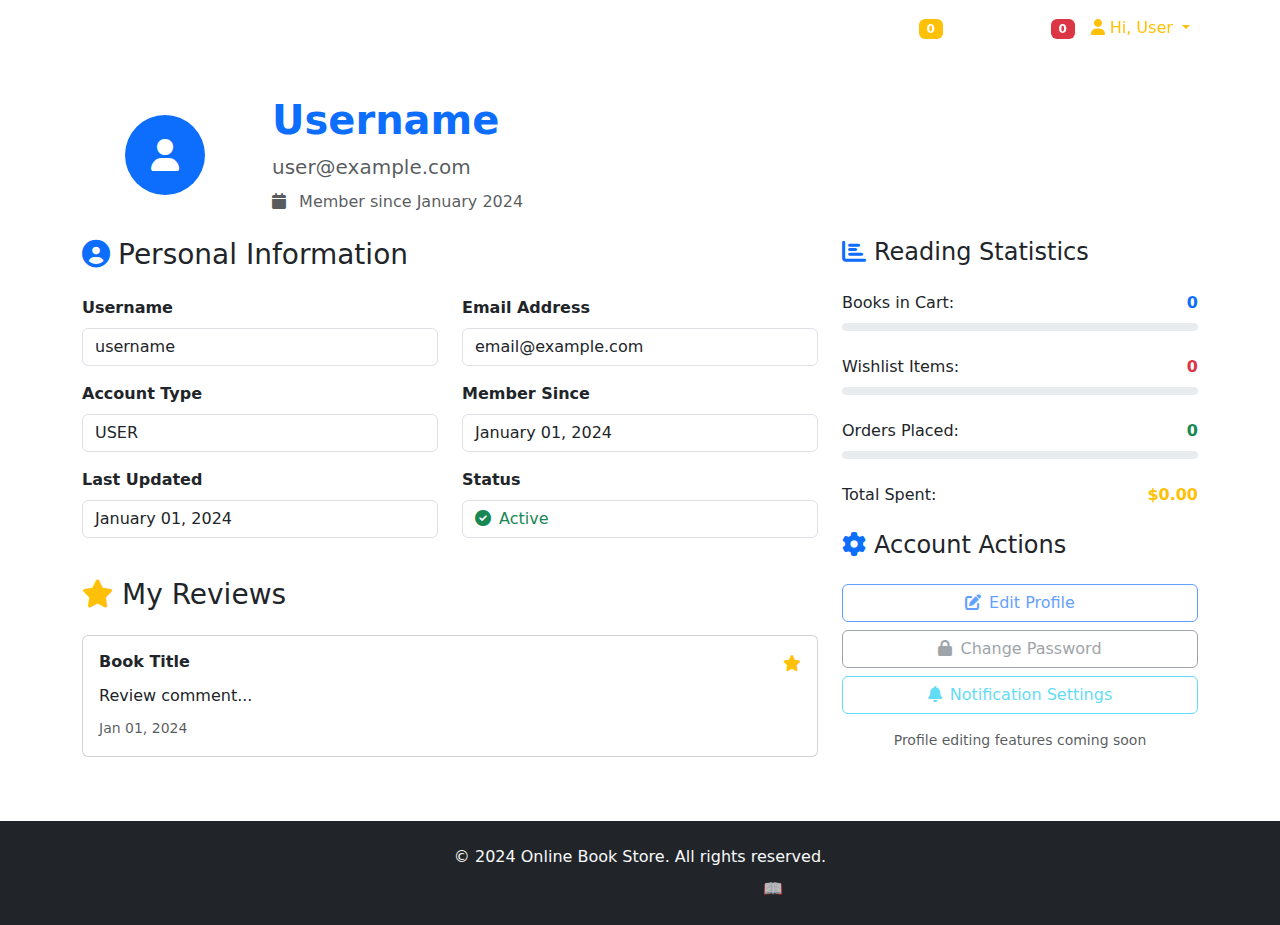
<file: target/classes/templates/user-profile.html>
<!DOCTYPE html>
<html xmlns:th="http://www.thymeleaf.org">
<head>
    <meta charset="UTF-8">
    <meta name="viewport" content="width=device-width, initial-scale=1.0">
    <title>My Profile - Online Book Store</title>
    <link href="https://cdn.jsdelivr.net/npm/bootstrap@5.1.3/dist/css/bootstrap.min.css" rel="stylesheet">
    <link href="https://cdnjs.cloudflare.com/ajax/libs/font-awesome/6.0.0/css/all.min.css" rel="stylesheet">
    <link th:href="@{/css/style.css}" rel="stylesheet">
</head>
<body class="books-page">
    <!-- Navigation -->
    <nav class="navbar navbar-expand-lg navbar-dark fixed-top">
        <div class="container">
            <a class="navbar-brand" th:href="@{/user/dashboard}">
                <i class="fas fa-book"></i> Online Book Store
            </a>
            
            <button class="navbar-toggler" type="button" data-bs-toggle="collapse" data-bs-target="#navbarNav">
                <span class="navbar-toggler-icon"></span>
            </button>
            
            <div class="collapse navbar-collapse" id="navbarNav">
                <ul class="navbar-nav ms-auto">
                    <li class="nav-item">
                        <a class="nav-link" th:href="@{/user/dashboard}">
                            <i class="fas fa-home"></i> Home
                        </a>
                    </li>
                    <li class="nav-item">
                        <a class="nav-link" th:href="@{/books}">
                            <i class="fas fa-book-open"></i> Books
                        </a>
                    </li>
                    <li class="nav-item">
                        <a class="nav-link" th:href="@{/cart}">
                            <i class="fas fa-shopping-cart"></i> Cart
                            <span class="badge bg-warning ms-1" th:text="${cartItemCount}" th:if="${cartItemCount > 0}">0</span>
                        </a>
                    </li>
                    <li class="nav-item">
                        <a class="nav-link" th:href="@{/wishlist}">
                            <i class="fas fa-heart"></i> Wishlist
                            <span class="badge bg-danger ms-1" th:text="${wishlistCount}" th:if="${wishlistCount > 0}">0</span>
                        </a>
                    </li>
                    <li class="nav-item dropdown">
                        <a class="nav-link dropdown-toggle text-warning active" href="#" id="navbarDropdown" role="button" data-bs-toggle="dropdown">
                            <i class="fas fa-user"></i> Hi, <span th:text="${currentUser.username}">User</span>
                        </a>
                        <ul class="dropdown-menu">
                            <li><a class="dropdown-item" th:href="@{/user/dashboard}">
                                <i class="fas fa-tachometer-alt me-2"></i>Dashboard
                            </a></li>
                            <li><a class="dropdown-item active" th:href="@{/user/profile}">
                                <i class="fas fa-user-cog me-2"></i>My Profile
                            </a></li>
                            <li><a class="dropdown-item" th:href="@{/orders}">
                                <i class="fas fa-receipt me-2"></i>My Orders
                            </a></li>
                            <li><hr class="dropdown-divider"></li>
                            <li><a class="dropdown-item" th:href="@{/logout}">
                                <i class="fas fa-sign-out-alt me-2"></i>Logout
                            </a></li>
                        </ul>
                    </li>
                </ul>
            </div>
        </div>
    </nav>

    <div class="container mt-5 pt-5">
        <!-- Profile Header -->
        <div class="content-container mb-4">
            <div class="row align-items-center">
                <div class="col-md-2 text-center">
                    <div class="user-avatar bg-primary rounded-circle d-inline-flex align-items-center justify-content-center" 
                         style="width: 80px; height: 80px;">
                        <i class="fas fa-user fa-2x text-white"></i>
                    </div>
                </div>
                <div class="col-md-10">
                    <h1 class="display-6 fw-bold text-primary mb-2" th:text="${currentUser.username}">Username</h1>
                    <p class="lead text-muted mb-2" th:text="${currentUser.email}">user@example.com</p>
                    <p class="text-muted mb-0">
                        <i class="fas fa-calendar me-2"></i>
                        Member since <span th:text="${#temporals.format(currentUser.createdAt, 'MMMM yyyy')}">January 2024</span>
                    </p>
                </div>
            </div>
        </div>

        <div class="row">
            <!-- Personal Information -->
            <div class="col-lg-8">
                <div class="content-container mb-4">
                    <h3 class="mb-4">
                        <i class="fas fa-user-circle text-primary me-2"></i>Personal Information
                    </h3>
                    
                    <div class="row">
                        <div class="col-md-6 mb-3">
                            <label class="form-label fw-bold">Username</label>
                            <div class="form-control" th:text="${currentUser.username}">username</div>
                        </div>
                        <div class="col-md-6 mb-3">
                            <label class="form-label fw-bold">Email Address</label>
                            <div class="form-control" th:text="${currentUser.email}">email@example.com</div>
                        </div>
                    </div>
                    
                    <div class="row">
                        <div class="col-md-6 mb-3">
                            <label class="form-label fw-bold">Account Type</label>
                            <div class="form-control" th:text="${currentUser.role}">USER</div>
                        </div>
                        <div class="col-md-6 mb-3">
                            <label class="form-label fw-bold">Member Since</label>
                            <div class="form-control" th:text="${#temporals.format(currentUser.createdAt, 'MMMM dd, yyyy')}">January 01, 2024</div>
                        </div>
                    </div>
                    
                    <div class="row">
                        <div class="col-md-6 mb-3">
                            <label class="form-label fw-bold">Last Updated</label>
                            <div class="form-control" th:text="${#temporals.format(currentUser.updatedAt, 'MMMM dd, yyyy')}">January 01, 2024</div>
                        </div>
                        <div class="col-md-6 mb-3">
                            <label class="form-label fw-bold">Status</label>
                            <div class="form-control text-success">
                                <i class="fas fa-check-circle me-2"></i>Active
                            </div>
                        </div>
                    </div>
                </div>

                <!-- My Reviews -->
                <div class="content-container" th:if="${!userReviews.empty}">
                    <h3 class="mb-4">
                        <i class="fas fa-star text-warning me-2"></i>My Reviews
                    </h3>
                    <div th:each="review : ${userReviews}" class="card mb-3">
                        <div class="card-body">
                            <div class="d-flex justify-content-between align-items-start mb-2">
                                <h6 class="fw-bold mb-0" th:text="${review.book.title}">Book Title</h6>
                                <div class="text-warning">
                                    <i class="fas fa-star" th:each="i : ${#numbers.sequence(1, 5)}" 
                                       th:class="${i <= review.rating ? 'fas fa-star' : 'far fa-star'}"></i>
                                </div>
                            </div>
                            <p class="mb-2" th:text="${review.comment}">Review comment...</p>
                            <small class="text-muted" th:text="${#temporals.format(review.createdAt, 'MMM dd, yyyy')}">Jan 01, 2024</small>
                        </div>
                    </div>
                </div>
            </div>

            <!-- Account Statistics -->
            <div class="col-lg-4">
                <div class="content-container mb-4">
                    <h4 class="mb-4">
                        <i class="fas fa-chart-bar text-primary me-2"></i>Reading Statistics
                    </h4>
                    
                    <div class="mb-4">
                        <div class="d-flex justify-content-between align-items-center mb-2">
                            <span>Books in Cart:</span>
                            <strong class="text-primary" th:text="${cartItemCount}">0</strong>
                        </div>
                        <div class="progress mb-3" style="height: 8px;">
                            <div class="progress-bar" th:style="'width: ' + ${cartItemCount * 10} + '%;'" 
                                 th:attr="style=${cartItemCount > 10 ? 'width: 100%;' : 'width: ' + cartItemCount * 10 + '%;'}"></div>
                        </div>
                    </div>
                    
                    <div class="mb-4">
                        <div class="d-flex justify-content-between align-items-center mb-2">
                            <span>Wishlist Items:</span>
                            <strong class="text-danger" th:text="${wishlistCount}">0</strong>
                        </div>
                        <div class="progress mb-3" style="height: 8px;">
                            <div class="progress-bar bg-danger" th:style="'width: ' + ${wishlistCount * 10} + '%;'" 
                                 th:attr="style=${wishlistCount > 10 ? 'width: 100%;' : 'width: ' + wishlistCount * 10 + '%;'}"></div>
                        </div>
                    </div>
                    
                    <div class="mb-4">
                        <div class="d-flex justify-content-between align-items-center mb-2">
                            <span>Orders Placed:</span>
                            <strong class="text-success" th:text="${orderCount}">0</strong>
                        </div>
                        <div class="progress mb-3" style="height: 8px;">
                            <div class="progress-bar bg-success" th:style="'width: ' + ${orderCount * 20} + '%;'" 
                                 th:attr="style=${orderCount > 5 ? 'width: 100%;' : 'width: ' + orderCount * 20 + '%;'}"></div>
                        </div>
                    </div>
                    
                    <div class="mb-4">
                        <div class="d-flex justify-content-between align-items-center mb-2">
                            <span>Total Spent:</span>
                            <strong class="text-warning" th:text="'$' + ${#numbers.formatDecimal(totalSpent, 1, 2)}">$0.00</strong>
                        </div>
                    </div>
                </div>

                <!-- Account Actions -->
                <div class="content-container">
                    <h4 class="mb-4">
                        <i class="fas fa-cog text-primary me-2"></i>Account Actions
                    </h4>
                    <div class="d-grid gap-2">
                        <button class="btn btn-outline-primary" disabled>
                            <i class="fas fa-edit me-2"></i>Edit Profile
                        </button>
                        <button class="btn btn-outline-secondary" disabled>
                            <i class="fas fa-lock me-2"></i>Change Password
                        </button>
                        <button class="btn btn-outline-info" disabled>
                            <i class="fas fa-bell me-2"></i>Notification Settings
                        </button>
                        <small class="text-muted text-center mt-2">Profile editing features coming soon</small>
                    </div>
                </div>
            </div>
        </div>
    </div>

    <footer class="bg-dark text-light mt-5 py-4">
        <div class="container text-center">
            <p class="mb-2">&copy; 2024 Online Book Store. All rights reserved.</p>
            <p class="mb-0 text-muted">Your literary journey continues, <span th:text="${currentUser.username}" class="text-warning"></span>! 📖</p>
        </div>
    </footer>

    <script src="https://cdn.jsdelivr.net/npm/bootstrap@5.1.3/dist/js/bootstrap.bundle.min.js"></script>
</body>
</html>
</file>
